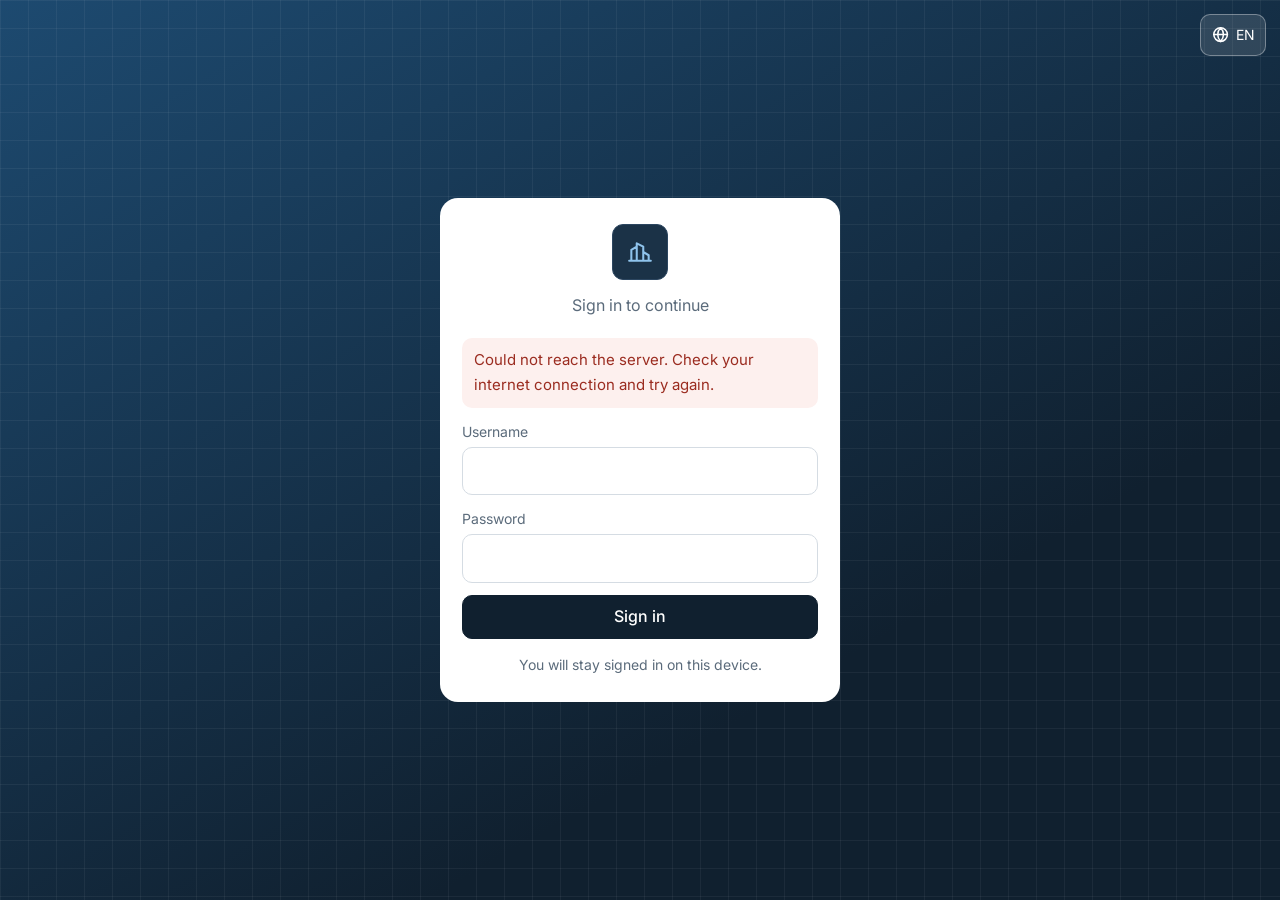
<file: index.html>
<!doctype html>
<html lang="ar" dir="rtl">
<head>
<meta charset="utf-8">
<meta name="viewport" content="width=device-width,initial-scale=1,viewport-fit=cover">
<meta name="theme-color" content="#10202f">
<meta name="robots" content="noindex,nofollow">
<meta name="mobile-web-app-capable" content="yes">
<meta name="apple-mobile-web-app-capable" content="yes">
<meta name="apple-mobile-web-app-status-bar-style" content="black-translucent">
<title>مشاريع الشركة</title>
<link rel="icon" href="favicon.svg" type="image/svg+xml">
<link rel="apple-touch-icon" href="icons/apple-touch-icon.png">
<link rel="manifest" href="manifest.webmanifest">
<link rel="preconnect" href="https://fonts.googleapis.com">
<link rel="preconnect" href="https://fonts.gstatic.com" crossorigin>
<link href="https://fonts.googleapis.com/css2?family=Noto+Kufi+Arabic:wght@500;700&family=Noto+Sans+Arabic:wght@400;500;600&family=Inter:wght@400;500;600&display=swap" rel="stylesheet">
<link rel="stylesheet" href="style.css">
</head>
<body>
<div id="app"></div>
<div id="toasts" aria-live="polite"></div>
<script src="config.js"></script>
<script src="i18n.js"></script>
<script src="app.js"></script>
</body>
</html>
</file>
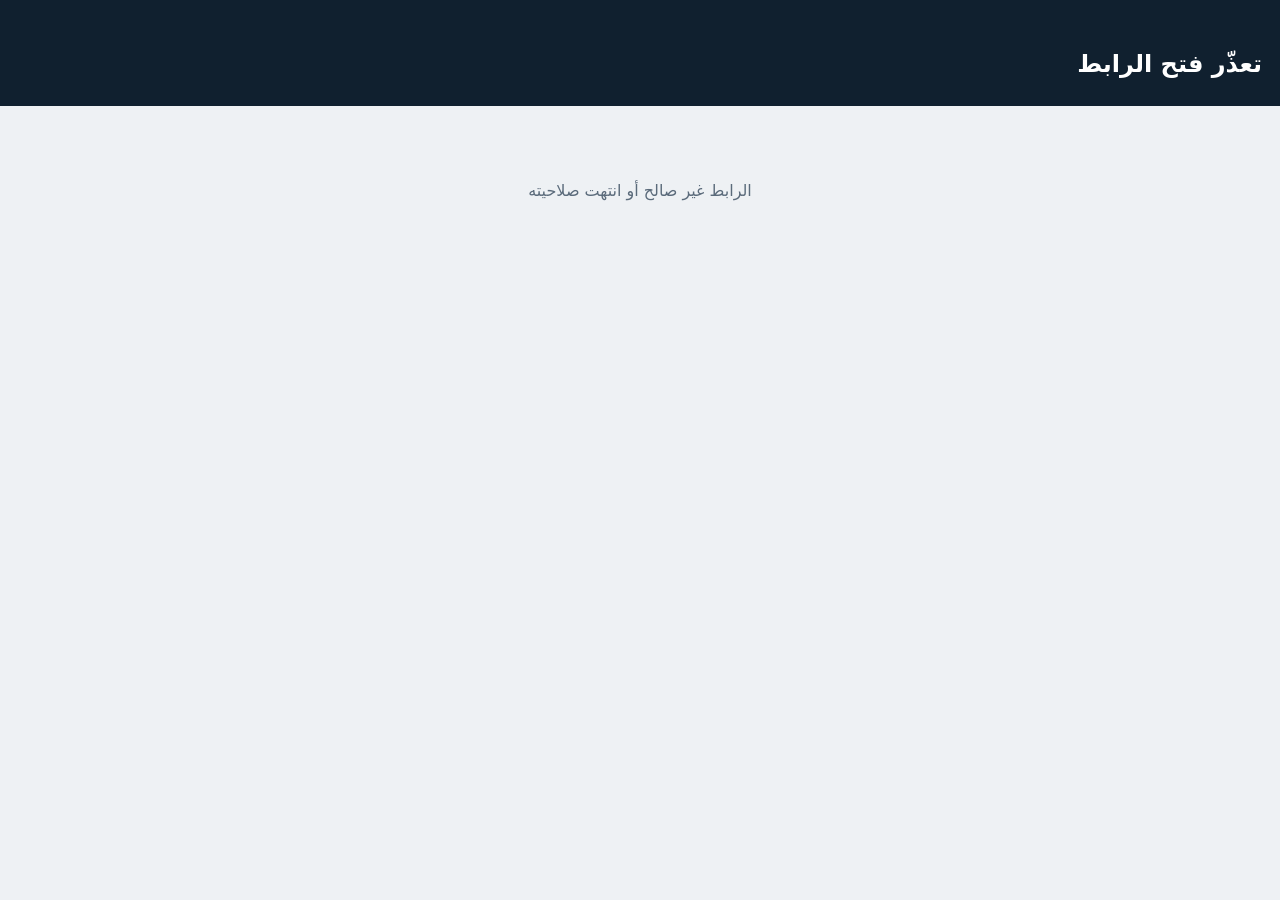
<file: share.html>
<!doctype html>
<html lang="ar" dir="rtl">
<head>
<meta charset="utf-8">
<meta name="viewport" content="width=device-width,initial-scale=1">
<meta name="robots" content="noindex,nofollow">
<title>ملفات المشروع</title>
<link rel="icon" href="favicon.svg" type="image/svg+xml">
<style>
:root{--ink:#10202f;--mut:#5b6b7b;--line:#d5dce3;--bg:#eef1f4}
*{box-sizing:border-box}body{margin:0;background:var(--bg);color:var(--ink);font:16px/1.6 "Noto Sans Arabic",system-ui,-apple-system,"Segoe UI",Tahoma,sans-serif}
header{background:var(--ink);color:#fff;padding:22px 18px}header small{opacity:.7;display:block}header h1{margin:2px 0 0;font-size:24px}
main{max-width:720px;margin:0 auto;padding:16px}section{background:#fff;border:1px solid var(--line);border-radius:14px;margin:0 0 14px;overflow:hidden}
h2{margin:0;padding:12px 16px;font-size:15px;background:#f7f9fb;border-bottom:1px solid var(--line)}
.row{display:flex;align-items:center;gap:12px;padding:13px 16px;color:inherit;text-decoration:none;border-bottom:1px solid var(--line)}
.row:last-child{border-bottom:0}.row:active,.row:hover{background:#f3f7fb}.ic{font-size:22px;position:relative;width:56px;height:56px;border-radius:10px;background:#eef2f6;display:grid;place-items:center;flex:none;overflow:hidden}.ic .th{position:absolute;inset:0;width:100%;height:100%;object-fit:cover}.nm{flex:1;word-break:break-word}.sz{color:var(--mut);font-size:13px}
.tiles{display:grid;grid-template-columns:repeat(auto-fill,minmax(220px,1fr));gap:12px}
.tile{display:flex;align-items:center;justify-content:space-between;gap:10px;padding:20px 18px;background:#fff;border:1px solid var(--line);border-radius:14px;color:var(--ink);text-decoration:none;font-weight:700;font-size:17px;min-height:72px}
.tile:hover,.tile:active{border-color:var(--ink)}.tile b{background:var(--ink);color:#fff;border-radius:99px;min-width:28px;padding:2px 9px;text-align:center;font-size:14px}
.back{display:inline-block;margin:0 0 10px;color:var(--ink);font-weight:600;text-decoration:none}.sh{margin:0 0 12px;font-size:19px}
.row[data-id]{cursor:pointer}
#viewer{position:fixed;inset:0;z-index:100;background:#000;display:flex;flex-direction:column}
#viewer .vbar{display:flex;align-items:center;justify-content:space-between;gap:10px;padding:10px 12px;padding-top:calc(10px + env(safe-area-inset-top));background:#10202f;color:#fff}
#viewer .vn{min-width:0;overflow:hidden;text-overflow:ellipsis;white-space:nowrap;font-size:15px}
#viewer .vx{flex:none;border:0;border-radius:10px;background:#fff;color:#10202f;font:700 15px inherit;font-family:inherit;padding:10px 16px;cursor:pointer}
#viewer .vbody{flex:1;min-height:0;display:flex;align-items:center;justify-content:center;background:#000}
#viewer iframe{width:100%;height:100%;border:0;background:#fff}
#viewer img{max-width:100%;max-height:100%;object-fit:contain}
#viewer.vv{display:block;background:#000}
#viewer.vv video{position:absolute;inset:0;width:100%;height:100%;object-fit:contain;background:#000}
#viewer.vv .vtap{position:absolute;inset:0;-webkit-tap-highlight-color:transparent}
#viewer .vxf{position:absolute;top:calc(10px + env(safe-area-inset-top));inset-inline-end:12px;z-index:3;background:rgba(0,0,0,.55);color:#fff;padding:8px 14px;font-size:14px;backdrop-filter:blur(3px)}
#viewer .vctl{position:absolute;left:0;right:0;bottom:0;z-index:3;display:flex;align-items:center;gap:10px;padding:14px 14px calc(14px + env(safe-area-inset-bottom));background:linear-gradient(transparent,rgba(0,0,0,.65));color:#fff;direction:ltr}
#viewer .vctl[hidden]{display:none}
#viewer .vp{border:0;background:none;color:#fff;font-size:22px;width:36px;height:36px;cursor:pointer}
#viewer .vt,#viewer .vd{font-size:13px;min-width:42px;text-align:center;font-variant-numeric:tabular-nums}
#viewer .vs{flex:1;min-width:0;height:28px;accent-color:#fff;cursor:pointer}
.flt{display:flex;flex-wrap:wrap;align-items:center;gap:8px;margin:0 0 14px}
.flt .fl-l{font-weight:700;margin-inline-end:4px}
.chip{border:1px solid var(--line);background:#fff;color:var(--ink);border-radius:99px;padding:8px 16px;font:inherit;font-weight:600;cursor:pointer;min-height:40px}
.chip.on{background:var(--ink);color:#fff;border-color:var(--ink)}
#viewer .vbody{position:relative}
#viewer .vnav{position:absolute;top:50%;transform:translateY(-50%);z-index:3;width:46px;height:64px;border:0;border-radius:12px;background:rgba(0,0,0,.55);color:#fff;font-size:26px;cursor:pointer}
#viewer .vnav.prev{inset-inline-start:8px}#viewer .vnav.next{inset-inline-end:8px}
[dir=rtl] #viewer .vnav{transform:translateY(-50%) scaleX(-1)}
#viewer .vc{display:inline-block;margin-inline-end:10px;padding:1px 9px;border-radius:99px;background:#334;color:#fff;font-size:13px}
#viewer .vq{border:0;background:none;color:#fff;font-size:20px;width:34px;height:36px;cursor:pointer}
.msg{text-align:center;color:var(--mut);padding:40px 0}
.row.note{align-items:flex-start}.tx{white-space:pre-wrap;color:#3d4c5b}
</style>
</head>
<body>
<header><small id="site">&nbsp;</small><h1 id="title">…</h1></header>
<main id="main"></main>
<script src="config.js"></script>
<script src="share.js"></script>
</body>
</html>
</file>
<file: style.css>
:root{
  --ink:#10202f; --ink2:#1b3247; --mut:#5b6b7b; --line:#d5dce3; --bg:#eef1f4; --card:#fff;
  --ac:#1f5c8b; --ac-soft:#e3eef7; --wa:#15a34a; --wa-d:#0f8a3d; --danger:#c0392b; --warn:#b7791f;
  --r:14px; --r-s:10px;
  --f-head:"Noto Kufi Arabic","Noto Sans Arabic",system-ui,sans-serif;
  --f-body:"Noto Sans Arabic",system-ui,-apple-system,"Segoe UI",Tahoma,sans-serif;
}
*{box-sizing:border-box}
html{-webkit-text-size-adjust:100%}
body{margin:0;background:var(--bg);color:var(--ink);font:400 16px/1.65 var(--f-body);min-height:100vh}
button,input,select,textarea{font:inherit;color:inherit}
button{cursor:pointer}
a{color:var(--ac)}
:focus-visible{outline:3px solid #6aa7d6;outline-offset:2px;border-radius:6px}
[hidden]{display:none!important}
.sr{position:absolute;width:1px;height:1px;overflow:hidden;clip:rect(0 0 0 0)}
svg.i{width:1.2em;height:1.2em;fill:none;stroke:currentColor;stroke-width:1.9;stroke-linecap:round;stroke-linejoin:round;flex:none;vertical-align:-.2em}

/* ---------- الهيكل العلوي ---------- */
.top{position:sticky;top:0;z-index:20;background:var(--ink);color:#fff;padding:10px 16px calc(10px) 16px;padding-top:calc(10px + env(safe-area-inset-top))}
.top-in{max-width:1180px;margin:0 auto;display:flex;flex-wrap:wrap;align-items:center;gap:10px 16px}
.brand{display:flex;align-items:center;gap:12px;color:#fff;text-decoration:none;margin-inline-end:auto;min-width:0}
.mark{width:42px;height:42px;border-radius:11px;background:var(--ink2);display:grid;place-items:center;color:#8fc3ec;border:1px solid #2c4660}
.mark svg{width:26px;height:26px}
.brand b{display:block;font:700 18px/1.25 var(--f-head);white-space:nowrap;overflow:hidden;text-overflow:ellipsis}
.brand small{display:block;color:#9fb3c6;font-size:13px;line-height:1.3}
.top-act{display:flex;gap:6px;align-items:center}
.ibtn{text-decoration:none;background:transparent;border:1px solid #2c4660;color:#dbe7f1;border-radius:10px;padding:8px 10px;min-width:42px;min-height:42px;display:inline-flex;align-items:center;justify-content:center;gap:6px}
.ibtn:hover{background:var(--ink2)}
.ibtn .t{font-size:14px}
.client{min-width:0;max-width:100%;display:flex;align-items:center;gap:8px;background:var(--ink2);border:1px solid #2c4660;border-radius:12px;padding:4px 12px;flex:1 1 100%;order:3}
.client svg{color:#52d68a}
.client span{font-size:14px;color:#b9cad9;white-space:nowrap}
.client input{flex:1;width:0;min-width:0;background:transparent;border:0;color:#fff;font-size:16px;padding:8px 2px;direction:ltr;text-align:right}
.client input::placeholder{color:#6f879c;direction:rtl}
.client input:focus{outline:none}
.client:focus-within{border-color:#6aa7d6}
@media(min-width:760px){.client{flex:0 1 340px;order:0}}

main{max-width:1180px;margin:0 auto;padding:20px 16px 80px}

/* ---------- أزرار ---------- */
.btn{display:inline-flex;align-items:center;justify-content:center;gap:8px;border:1px solid var(--line);background:#fff;color:var(--ink);border-radius:var(--r-s);padding:9px 16px;min-height:44px;font-weight:500;text-decoration:none;line-height:1.2}
.btn:hover{border-color:#aebbc7;background:#f8fafb}
.btn.sm{min-height:40px;padding:7px 12px;font-size:15px}
.btn.pri{background:var(--ink);border-color:var(--ink);color:#fff}.btn.pri:hover{background:var(--ink2)}
.btn.wa{background:var(--wa);border-color:var(--wa);color:#fff}.btn.wa:hover{background:var(--wa-d);border-color:var(--wa-d)}
.btn.danger{color:var(--danger);border-color:#e6c3be}.btn.danger:hover{background:#fdf3f2}
.btn.ghost{background:transparent}
.btn[disabled]{opacity:.55;cursor:not-allowed}
.iconb{border:1px solid var(--line);background:#fff;border-radius:var(--r-s);width:40px;height:40px;display:inline-grid;place-items:center;color:var(--mut)}
.iconb:hover{color:var(--danger);border-color:#e6c3be;background:#fdf3f2}

/* ---------- صفحة المشاريع ---------- */
.page-h{display:flex;flex-wrap:wrap;align-items:center;gap:12px;margin:4px 0 18px}
.page-h h1{font:700 26px/1.3 var(--f-head);margin:0;margin-inline-end:auto}
.page-h h1 small{font:400 15px var(--f-body);color:var(--mut);margin-inline-start:8px}
.search{position:relative;flex:1 1 240px;max-width:380px}
.search input{width:100%;border:1px solid var(--line);border-radius:var(--r-s);padding:10px 14px 10px 14px;padding-inline-start:42px;background:#fff;min-height:44px}
.search svg{position:absolute;inset-inline-start:13px;top:50%;transform:translateY(-50%);color:var(--mut)}
.grid{display:grid;gap:16px;grid-template-columns:repeat(auto-fill,minmax(270px,1fr))}
.pcard{position:relative;background:var(--card);border:1px solid var(--line);border-radius:var(--r);overflow:hidden;display:flex;flex-direction:column}
.pcard:hover{border-color:#9db4c9}
.cover{display:block;aspect-ratio:16/10;background:#dfe6ec center/cover no-repeat;position:relative;text-decoration:none}
.cover.fb{background:
  linear-gradient(rgba(255,255,255,.08) 1px,transparent 1px) 0 0/22px 22px,
  linear-gradient(90deg,rgba(255,255,255,.08) 1px,transparent 1px) 0 0/22px 22px,
  linear-gradient(140deg,#24577f,#10202f);display:grid;place-items:center}
.cover.fb span{font:700 64px/1 var(--f-head);color:rgba(255,255,255,.28)}
.pcard h2{font:700 18px/1.4 var(--f-head);margin:0;padding:12px 14px 4px}
.pcard h2 a{color:inherit;text-decoration:none}
.pcard .row{display:flex;gap:8px;padding:8px 14px 14px;margin-top:auto}
.pcard .row .btn{flex:1}
.empty-state{text-align:center;color:var(--mut);padding:56px 12px;border:1px dashed var(--line);border-radius:var(--r);background:#f8fafb}
.empty-state b{display:block;color:var(--ink);font:700 18px var(--f-head);margin-bottom:4px}

/* ---------- صفحة المشروع ---------- */
.crumb{display:inline-flex;align-items:center;gap:6px;color:var(--mut);text-decoration:none;margin-bottom:10px;padding:6px 0}
.crumb:hover{color:var(--ink)}
.phead{display:flex;flex-wrap:wrap;gap:14px;align-items:center;background:var(--card);border:1px solid var(--line);border-radius:var(--r);padding:14px;margin-bottom:18px}
.phead .pc{width:92px;height:62px;border-radius:10px;flex:none;aspect-ratio:auto}
.phead .pc.fb span{font-size:34px}
.phead h1{font:700 24px/1.35 var(--f-head);margin:0;flex:1 1 220px;min-width:0;word-break:break-word}
.phead .acts{display:flex;gap:8px;flex-wrap:wrap}
.adminbar{display:flex;gap:8px;flex-wrap:wrap;margin:-6px 0 18px}
.stack{display:grid;gap:14px}
.grp,.blk{background:var(--card);border:1px solid var(--line);border-radius:var(--r);overflow:hidden}
.bh{display:flex;flex-wrap:wrap;align-items:center;gap:8px 10px;padding:10px 14px;border-bottom:1px solid var(--line);background:#f7f9fb}
.bh h3{font:700 16px/1.4 var(--f-head);margin:0;margin-inline-end:auto;display:flex;align-items:center;gap:8px}
.cnt{font:500 13px var(--f-body);color:var(--mut);background:#e8edf2;border-radius:99px;padding:0 9px}
.bact{display:flex;gap:6px;flex-wrap:wrap}
.grp>.bh{background:var(--ink);color:#fff;border-bottom:0}
.grp>.bh h3{font-size:17px}
.grp>.bh .cnt{background:#2a4258;color:#cfe0ee}
.grp .sub{padding:10px;display:grid;gap:10px;background:#f1f4f7}
.grp .sub .blk{border-radius:12px}
.grp .sub .bh{background:#fff}
.files{list-style:none;margin:0;padding:0}
.f{display:flex;align-items:center;gap:12px;padding:10px 14px;border-bottom:1px solid var(--line)}
.f:last-child{border-bottom:0}
.fi{width:40px;height:40px;border-radius:10px;display:grid;place-items:center;flex:none;background:var(--ac-soft);color:var(--ac)}
.fi.video{background:#efe6f7;color:#6b3a9c}.fi.image{background:#e3f3ea;color:#1e7a45}.fi.pdf{background:#fbe8e5;color:#b2372a}
.fi.sheet{background:#e5f3e5;color:#2a7b2a}.fi.link{background:#fdf1dc;color:#9a6410}
.fn{flex:1;min-width:0;background:none;border:0;padding:4px 0;text-align:start;word-break:break-word;line-height:1.45}
.fn:hover{color:var(--ac)}
.fn small{display:block;color:var(--mut);font-size:13px}
.fa{display:flex;gap:6px;flex:none}
.none{padding:16px 14px;color:var(--mut);font-size:15px}
.blk.drag{outline:3px dashed #6aa7d6;outline-offset:-3px;background:#f2f8fd}
@media(max-width:620px){
  .f{flex-wrap:wrap}
  .fn{flex:1 1 0;min-width:0}
  .f .nt{flex:1 1 0;min-width:0}
  .fa{flex:1 1 100%;justify-content:flex-end;padding-top:2px}
  .fa .btn{flex:1}
  .fa .btn.wa{flex:2}
  .btn .t-hide{display:none}
}

/* ---------- نوافذ ---------- */
.ov{position:fixed;inset:0;z-index:50;background:rgba(10,20,30,.6);display:flex;align-items:flex-end;justify-content:center}
@media(min-width:620px){.ov{align-items:center}}
.dlg{background:#fff;border-radius:18px 18px 0 0;width:100%;max-width:520px;max-height:92vh;overflow:auto;padding:18px 18px calc(18px + env(safe-area-inset-bottom))}
@media(min-width:620px){.dlg{border-radius:18px}}
.dlg.wide{max-width:920px;padding:0;background:#000;color:#fff}
.dlg h2{font:700 19px var(--f-head);margin:0 0 14px}
.fld{display:block;margin-bottom:12px}
.fld>span{display:block;font-size:14px;color:var(--mut);margin-bottom:4px}
.fld input,.fld select,.fld textarea{width:100%;border:1px solid var(--line);border-radius:var(--r-s);padding:10px 12px;background:#fff;min-height:44px}
.fld textarea{min-height:84px;resize:vertical}
.fld .hint{display:block;font-size:13px;color:var(--mut);margin-top:3px}
.dlg .ft{display:flex;gap:8px;justify-content:flex-end;margin-top:16px}
.viewer{position:relative}
.viewer .x{position:absolute;inset-block-start:8px;inset-inline-start:8px;z-index:2;background:rgba(0,0,0,.6);color:#fff;border:0;border-radius:99px;width:42px;height:42px;font-size:22px}
.viewer img,.viewer video{display:block;width:100%;max-height:86vh;object-fit:contain;background:#000}
.viewer .cap{padding:10px 14px;font-size:15px;background:#111;color:#ddd}

/* ---------- تسجيل الدخول ---------- */
.login{min-height:100vh;display:grid;place-items:center;padding:20px;background:
  linear-gradient(rgba(255,255,255,.05) 1px,transparent 1px) 0 0/28px 28px,
  linear-gradient(90deg,rgba(255,255,255,.05) 1px,transparent 1px) 0 0/28px 28px,
  linear-gradient(150deg,#1d4a70,#10202f 70%)}
.login form{background:#fff;border-radius:18px;padding:26px 22px;width:100%;max-width:400px}
.login .mark{margin:0 auto 12px;width:56px;height:56px}
.login h1{font:700 24px var(--f-head);text-align:center;margin:0}
.login p.sub{text-align:center;color:var(--mut);margin:2px 0 20px}
.err{background:#fdf0ee;color:#9b2c20;border-radius:10px;padding:10px 12px;margin-bottom:12px;font-size:15px}
.login .btn{width:100%}

/* ---------- لوحة المسؤول ---------- */
.tabs{display:flex;gap:6px;margin-bottom:16px;flex-wrap:wrap}
.tab{text-decoration:none;display:inline-flex;align-items:center;border:1px solid var(--line);background:#fff;border-radius:99px;padding:8px 18px;min-height:42px}
.tab[aria-selected=true]{background:var(--ink);color:#fff;border-color:var(--ink)}
.panel{background:#fff;border:1px solid var(--line);border-radius:var(--r);padding:16px;margin-bottom:16px}
.panel h2{font:700 18px var(--f-head);margin:0 0 12px}
.cols{display:grid;gap:0 12px;grid-template-columns:repeat(auto-fit,minmax(200px,1fr))}
.urow{display:flex;flex-wrap:wrap;align-items:center;gap:10px 14px;padding:12px 0;border-bottom:1px solid var(--line)}
.urow:last-child{border-bottom:0}
.urow .who{flex:1 1 200px;min-width:0}
.urow .who b{display:block}
.urow .who small{color:var(--mut)}
.urow .ua{display:flex;gap:6px;flex-wrap:wrap}
.badge{display:inline-block;font-size:13px;border-radius:99px;padding:1px 10px;background:#e8edf2;color:var(--mut);margin-inline-start:6px}
.badge.adm{background:var(--ac-soft);color:var(--ac)}.badge.off{background:#fbe8e5;color:#b2372a}
.note{color:var(--mut);font-size:14px;margin:0 0 12px}

/* ---------- إشعارات ---------- */
#toasts{position:fixed;inset-inline:0;bottom:calc(16px + env(safe-area-inset-bottom));z-index:80;display:grid;gap:8px;justify-items:center;pointer-events:none;padding:0 14px}
.toast{background:var(--ink);color:#fff;border-radius:12px;padding:11px 16px;max-width:520px;width:fit-content;box-shadow:0 8px 24px rgba(0,0,0,.25);pointer-events:auto}
.toast.err{background:#9b2c20}.toast.ok{background:#14693a}
.toast .bar{height:5px;background:rgba(255,255,255,.25);border-radius:9px;margin-top:8px;overflow:hidden;min-width:220px}
.toast .bar i{display:block;height:100%;width:0;background:#fff;transition:width .2s}
.spin{width:36px;height:36px;border:4px solid var(--line);border-top-color:var(--ac);border-radius:50%;animation:sp .8s linear infinite;margin:60px auto}
@keyframes sp{to{transform:rotate(360deg)}}
@media(prefers-reduced-motion:reduce){*{animation-duration:.01ms!important;transition-duration:.01ms!important}}

/* ---------- معاينة Drive داخل النافذة ---------- */
.viewer iframe{display:block;width:100%;height:78vh;border:0;background:#fff}
.viewer iframe.v{height:auto;aspect-ratio:16/9;background:#000}

/* ---------- اللغات والاتجاه ---------- */
.ltr-in{direction:ltr;text-align:right}
html[dir=ltr] .ltr-in{text-align:left}
html[dir=ltr] .client input{text-align:left}
html[dir=ltr] .crumb svg{transform:scaleX(-1)}
html[dir=ltr] body{font-family:var(--f-body-en,"Inter","Noto Sans",system-ui,-apple-system,"Segoe UI",Roboto,sans-serif)}
.login{position:relative}
.login-lang{position:absolute;inset-block-start:calc(14px + env(safe-area-inset-top));inset-inline-end:14px;background:rgba(255,255,255,.12);color:#fff;border-color:rgba(255,255,255,.35)}
.langlist{display:grid;gap:8px}
.langopt{border:1px solid var(--line);background:#fff;border-radius:var(--r-s);padding:12px 16px;min-height:48px;font-size:17px;text-align:start}
.langopt.on{border-color:var(--ink);background:var(--ac-soft);font-weight:600}
.langtabs{display:flex;gap:6px;flex-wrap:wrap;margin-bottom:10px}

/* ---------- نصوص قسم المعلومات ---------- */
.fi.text{background:#e8eefc;color:#3556b5}
.f.note{align-items:flex-start}
.nt{flex:1;min-width:0}
.nt b{display:block;font-weight:600}
.nt p{margin:2px 0 0;white-space:pre-wrap;word-break:break-word;color:#3d4c5b;max-height:11em;overflow:auto}
@media(max-width:620px){.nt{flex:1 1 calc(100% - 60px)}}

/* ---------- زر التثبيت العائم ---------- */
#install{position:fixed;inset-inline-end:14px;bottom:calc(14px + env(safe-area-inset-bottom));z-index:60;display:flex;align-items:stretch;background:var(--ink);color:#fff;border-radius:99px;box-shadow:0 8px 26px rgba(10,20,30,.35)}
#install[hidden]{display:none}
#install button{background:transparent;border:0;color:inherit;font:inherit;min-height:48px}
#install .go{display:flex;align-items:center;gap:8px;padding:0 6px 0 16px;padding-inline:16px 8px;font-weight:600}
#install .x{width:44px;opacity:.7;font-size:15px;border-inline-start:1px solid rgba(255,255,255,.2)}
#install .x:hover{opacity:1}
body:has(.toast) #install{bottom:calc(84px + env(safe-area-inset-bottom))}

/* شبكة أقسام المشروع */
.sgrid{display:grid;grid-template-columns:repeat(auto-fill,minmax(200px,1fr));gap:12px}
.stile{display:flex;align-items:center;justify-content:space-between;gap:10px;padding:20px 18px;background:var(--card);border:1px solid var(--line);border-radius:var(--r);color:var(--ink);text-decoration:none;font-weight:700;font-size:17px;min-height:72px}
.stile:hover,.stile:focus-visible{border-color:var(--ink);box-shadow:0 2px 10px rgba(0,0,0,.08)}
.stile .cnt{background:var(--ink);color:#fff;border-radius:99px;min-width:28px;padding:2px 9px;text-align:center;font-size:14px}
.stack>.grp>.bh{display:none}

/* صور مصغرة للملفات */
.fi.hasth{width:56px;height:56px;border-radius:10px;position:relative;overflow:hidden}
.fi .th{position:absolute;inset:0;width:100%;height:100%;object-fit:cover;background:transparent}

/* تحديد عدّة ملفات */
.sel{display:grid;place-items:center;width:30px;height:44px;flex:none;cursor:pointer}
.sel input{width:20px;height:20px;accent-color:var(--ink);cursor:pointer}
#selbar{position:fixed;left:50%;transform:translateX(-50%);bottom:calc(16px + env(safe-area-inset-bottom));z-index:60;display:flex;gap:8px;flex-wrap:wrap;justify-content:center;max-width:calc(100vw - 24px);padding:10px;background:#fff;border:1px solid var(--line);border-radius:16px;box-shadow:0 8px 28px rgba(0,0,0,.22)}
body:has(#selbar) #install{display:none}
body:has(#selbar) main{padding-bottom:110px}

/* مؤشر التحديث في وسط الشاشة */
#busy{position:fixed;inset:0;z-index:90;display:grid;place-items:center;background:rgba(255,255,255,.55);backdrop-filter:blur(1px)}
#busy .spin{margin:0;width:52px;height:52px;border-width:5px}

/* نجمة المفضلة أعلى يسار صورة المشروع */
.fav{position:absolute;top:8px;left:8px;right:auto;z-index:2;width:40px;height:40px;display:grid;place-items:center;border:0;border-radius:50%;background:rgba(16,32,47,.55);color:#fff;cursor:pointer;backdrop-filter:blur(2px)}
.fav .i{width:22px;height:22px}
.fav:hover,.fav:focus-visible{background:rgba(16,32,47,.8)}
.fav[aria-pressed=true]{background:#fff;color:#e0a800;box-shadow:0 1px 6px rgba(0,0,0,.3)}

/* لغات الملفات: شريط المرشّح، وسم اللغة، وأزرار السابق/التالي في العارض */
.flt{display:flex;flex-wrap:wrap;align-items:center;gap:8px;margin:0 0 14px}
.fl-l{display:inline-flex;align-items:center;gap:6px;font-weight:700;margin-inline-end:4px}
.fl-l .i{width:18px;height:18px}
.chip{border:1px solid var(--line);background:#fff;color:var(--ink);border-radius:99px;padding:8px 16px;font:inherit;font-weight:600;cursor:pointer;min-height:40px}
.chip.on{background:var(--ink);color:#fff;border-color:var(--ink)}
.lt{display:inline-block;margin-inline-start:8px;padding:1px 8px;border-radius:99px;background:#e8eef5;color:#10202f;font-size:12px;font-weight:700;vertical-align:middle}
.vnav{position:absolute;top:45%;transform:translateY(-50%);z-index:2;width:46px;height:64px;border:0;border-radius:12px;background:rgba(0,0,0,.55);color:#fff;font-size:26px;cursor:pointer}
.vnav.prev{inset-inline-start:8px}.vnav.next{inset-inline-end:8px}
[dir=rtl] .vnav{transform:translateY(-50%) scaleX(-1)}
.vcnt{display:inline-block;margin-inline-end:10px;padding:1px 9px;border-radius:99px;background:#333;color:#fff;font-size:13px}
.langchk{display:flex;flex-direction:column;gap:4px}
.chk{display:flex;align-items:center;gap:10px;padding:10px 4px;font-size:16px;cursor:pointer}
.chk input{width:22px;height:22px;accent-color:var(--ink)}

/* تعديل الأسماء الجماعي */
.rnin{flex:1;min-width:0;width:100%;padding:.55rem .7rem;border:1px solid var(--line,#ccd);border-radius:10px;font:inherit;background:var(--card,#fff);color:inherit}
.rnin:focus{outline:2px solid var(--pri,#2a7);outline-offset:1px}
li.f.ren{align-items:center}
.rnbar{display:inline-flex;gap:.5rem}
</file>
